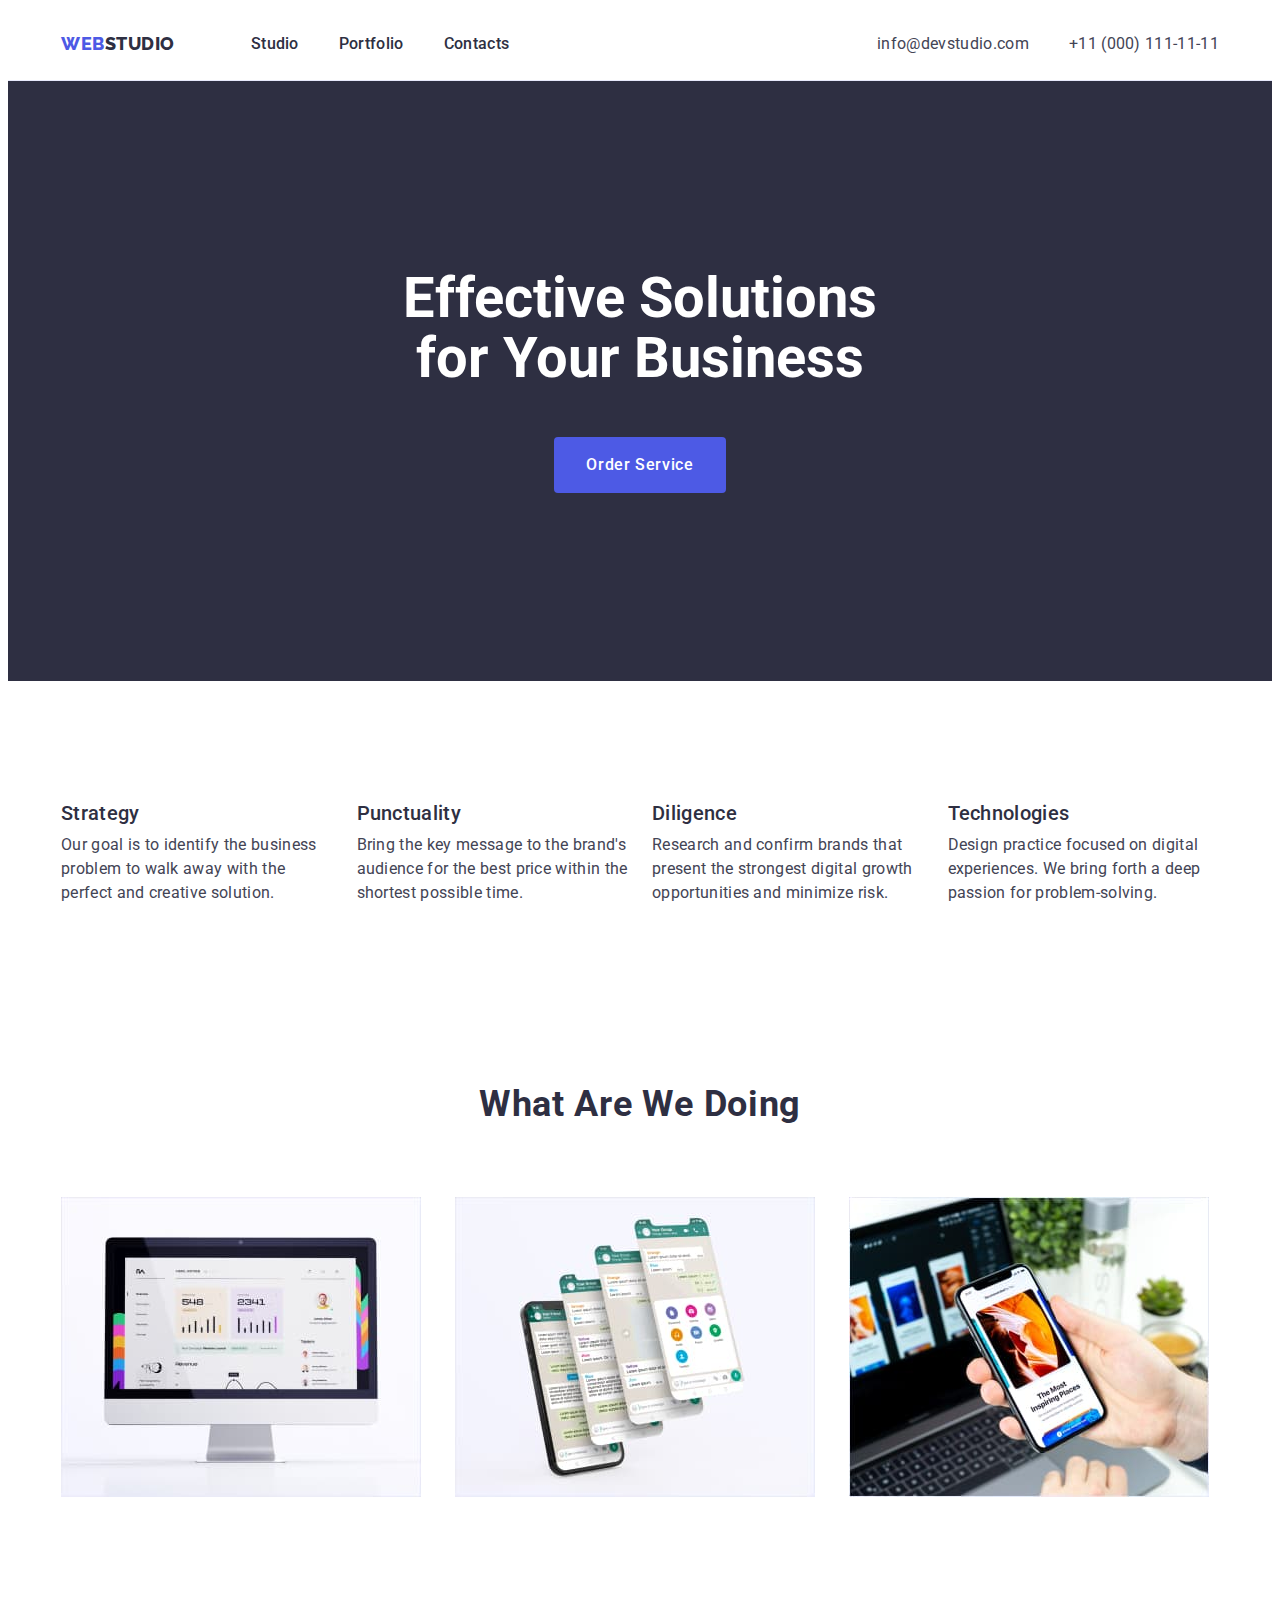
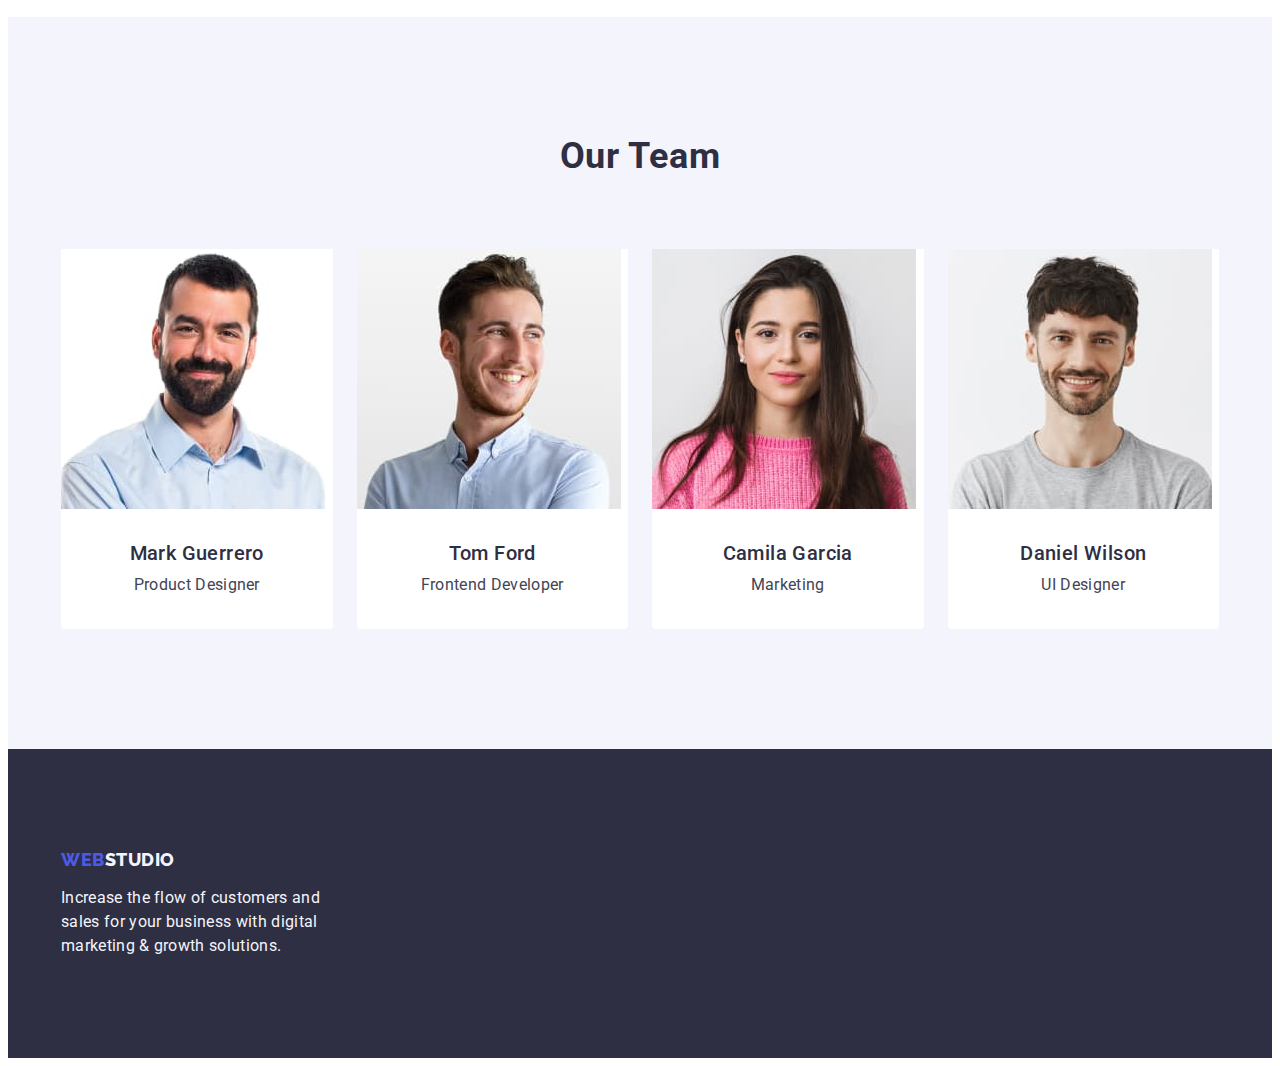
<file: index.html>
<!DOCTYPE html>
<html lang="en">
<head>
    <meta charset="UTF-8">
    <meta name="viewport" content="width=device-width, initial-scale=1.0">
    <title>Document</title>
    <link rel="preconnect" href="https://fonts.googleapis.com">
    <link rel="preconnect" href="https://fonts.gstatic.com" crossorigin>
    <link href="https://fonts.googleapis.com/css2?family=Raleway:wght@800&family=Roboto:wght@400;500;700;900&display=swap"
        rel="stylesheet">
    <link rel="stylesheet" href="https://cdnjs.cloudflare.com/ajax/libs/modern-normalize/2.0.0/modern-normalize.min.css"
        integrity="sha512-4xo8blKMVCiXpTaLzQSLSw3KFOVPWhm/TRtuPVc4WG6kUgjH6J03IBuG7JZPkcWMxJ5huwaBpOpnwYElP/m6wg=="
        crossorigin="anonymous" referrerpolicy="no-referrer" />
    <link rel="stylesheet" href="./css/styles.css" />
</head>
<body>
    <header class="page-header">
        <div class="container page-header-container">
            <nav class="page-navigation">
                <a class="link logo" href="./index.html">Web<span class="span-header">Studio</span></a>
                <ul class="list menu">
                    <li>
                        <a class="link menu-link" href="./index.html">Studio</a>
                    </li>
                    <li>
                        <a class="link menu-link" href="./portfolio.html">Portfolio</a>
                    </li>
                    <li>
                        <a class="link menu-link" href="">Contacts</a>
                    </li>
                </ul>
            </nav>
            <address class="contacts">
                <ul class="list contact-header">
                    <li>
                        <a class="link contacts-list" href="mailto:info@devstudio.com">info@devstudio.com</a>
                    </li>
                    <li>
                        <a class="link contacts-list" href="tel:+110001111111">+11 (000) 111-11-11</a>
                    </li>
                </ul>
            </address>
        </div>
    </header>

    <main>
        <section class="section hero-image">
            <div class="container hero-container">
                <h1 class="hero-title">Effective Solutions for Your Business</h1>
                <button class="cta-button" type="button">Order Service</button>
            </div>
        </section>

        <section class="section advantages-section section">
            <div class="container advantages-container">
                <h2 class="visually-hidden">Advantages</h2>
                <ul class="list advantages-list">
                    <li class="advantages-list-item">
                        <h3 class="advantage-title">Strategy</h3>
                        <p class="advantage-description">
                            Our goal is to identify the business problem to walk away with the perfect and creative solution.
                        </p>
                    </li>
                    <li class="advantages-list-item">
                        <h3 class="advantage-title">Punctuality</h3>
                        <p class="advantage-description">
                            Bring the key message to the brand's audience for the best price within the shortest possible time.
                        </p>
                    </li>
                    <li class="advantages-list-item">
                        <h3 class="advantage-title">Diligence</h3>
                        <p class="advantage-description">
                            Research and confirm brands that present the strongest digital growth opportunities and minimize risk.
                        </p>
                    </li>
                    <li class="advantages-list-item">
                        <h3 class="advantage-title">Technologies</h3>
                        <p class="advantage-description">
                            Design practice focused on digital experiences. We bring forth a deep passion for problem-solving.
                        </p>
                    </li>
                </ul>
            </div>
        </section>

        <section class="section we-doing-section section">
            <div class="container">
                <h2 class="we-doing-title title">What are we doing</h2>
                    <ul class="list we-doing-list">
                        <li class="we-doing-list-item">
                            <img src="./images/img-1.jpg" alt="The computer that displays the web page" width="360"/>
                        </li>
                        <li class="we-doing-list-item">
                            <img src="./images/img-2.jpg" alt="The phone that displays the mobile app" width="360"/>
                        </li>
                        <li class="we-doing-list-item">
                            <img src="./images/img-3.jpg" alt="Testing a mobile app on a phone" width="360"/>
                        </li>
                    </ul>
            </div>
        </section>

        <section class="section our-team-section section">
            <div class="container">
                <h2 class="our-team-title title">Our Team</h2>
                    <ul class="list team-list">
                        <li class="employee-list-item">
                            <img src="./images/our-team-1.jpg" alt="Mark Guerrero our product designer" width="264" />
                            <div class="employee-container">
                                <h3 class="employee-name">Mark Guerrero</h3>
                                <p class="employee-position">Product Designer</p>
                            </div>
                        </li>
                        <li class="employee-list-item">
                            <img src="./images/our-team-2.jpg" alt="Tom Ford our frontend developer" width="264" />
                            <div class="employee-container">
                                <h3 class="employee-name">Tom Ford</h3>
                                <p class="employee-position">Frontend Developer</p>
                            </div>
                        </li>
                        <li class="employee-list-item">
                            <img src="./images/our-team-3.jpg" alt="Camila Garcia our marketing manager" width="264" />
                            <div class="employee-container">
                                <h3 class="employee-name">Camila Garcia</h3>
                                <p class="employee-position">Marketing</p>
                            </div>
                        </li>
                        <li class="employee-list-item">
                            <img src="./images/our-team-4.jpg" alt="Daniel Wilson our UI designer" width="264" />
                            <div class="employee-container">
                                <h3 class="employee-name">Daniel Wilson</h3>
                                <p class="employee-position">UI Designer</p>
                            </div>
                        </li>
                    </ul>
            </div>
        </section>
    </main>
    <footer class="footer">
        <div class="container">
            <a class="link logo logo-footer" href="./index.html">Web<span class="span-footer">Studio</span></a>
            <p class="footer-text">
                Increase the flow of customers and sales for your business with digital marketing & growth solutions.
            </p>
        </div>
    </footer>
</body>
</html>
</file>
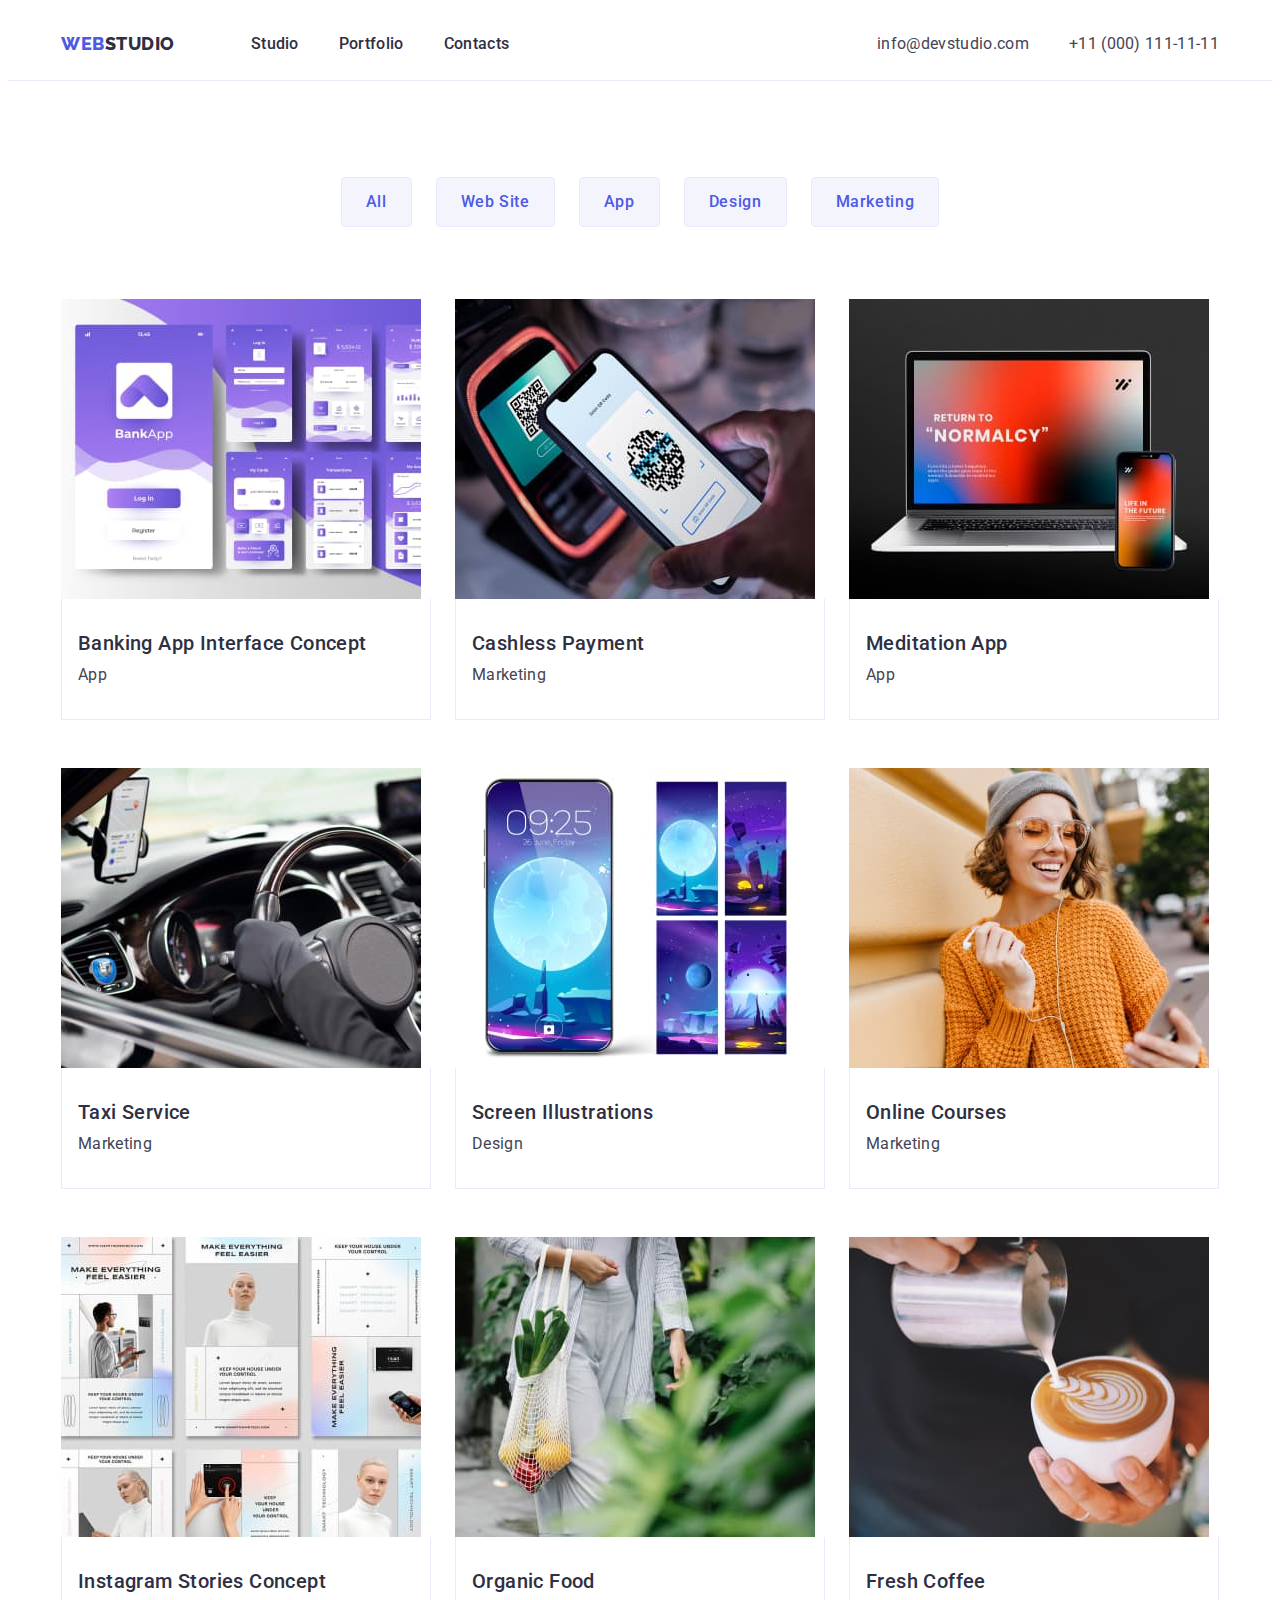
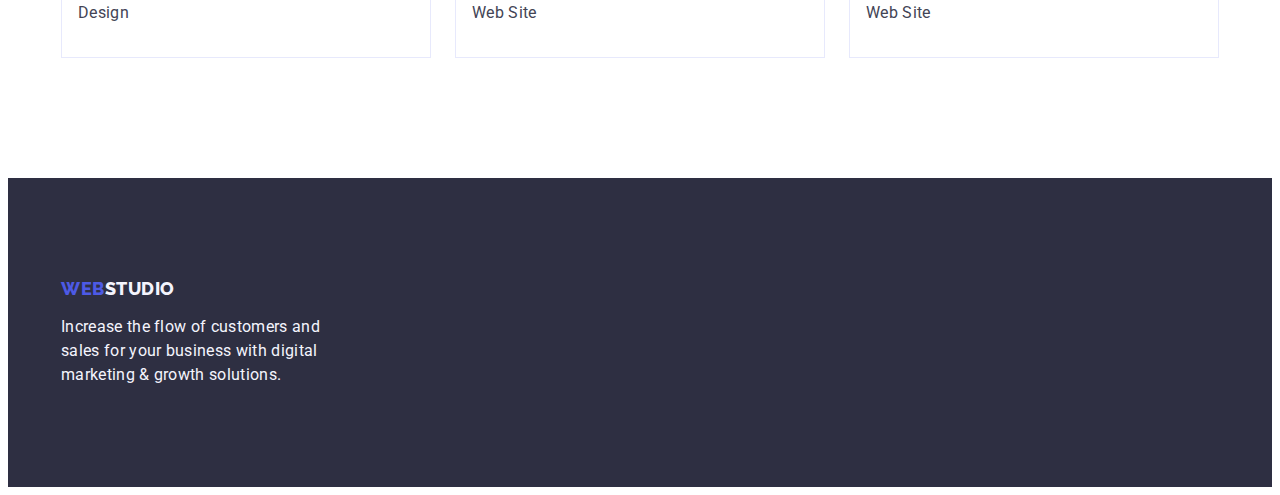
<file: portfolio.html>
<!DOCTYPE html>
<html lang="en">
<head>
    <meta charset="UTF-8">
    <meta name="viewport" content="width=device-width, initial-scale=1.0">
    <title>Document</title>
    <link rel="preconnect" href="https://fonts.googleapis.com">
    <link rel="preconnect" href="https://fonts.gstatic.com" crossorigin>
    <link href="https://fonts.googleapis.com/css2?family=Raleway:wght@800&family=Roboto:wght@400;500;700;900&display=swap"
        rel="stylesheet">
    <link rel="stylesheet" href="https://cdnjs.cloudflare.com/ajax/libs/modern-normalize/2.0.0/modern-normalize.min.css"
            integrity="sha512-4xo8blKMVCiXpTaLzQSLSw3KFOVPWhm/TRtuPVc4WG6kUgjH6J03IBuG7JZPkcWMxJ5huwaBpOpnwYElP/m6wg=="
            crossorigin="anonymous" referrerpolicy="no-referrer" />
    <link rel="stylesheet" href="./css/styles.css" />
</head>
<body>
    <header class="page-header">
        <div class="container page-header-container">
            <nav class="page-navigation">
                <a class="link logo" href="./index.html">Web<span class="span-header">Studio</span></a>
                <ul class="list menu">
                    <li>
                        <a class="link menu-link" href="./index.html">Studio</a>
                    </li>
                    <li>
                        <a class="link menu-link" href="./portfolio.html">Portfolio</a>
                    </li>
                    <li>
                        <a class="link menu-link" href="">Contacts</a>
                    </li>
                </ul>
            </nav>
            <address class="contacts">
                <ul class="list contact-header">
                    <li>
                        <a class="link contacts-list" href="mailto:info@devstudio.com">info@devstudio.com</a>
                    </li>
                    <li>
                        <a class="link contacts-list" href="tel:+110001111111">+11 (000) 111-11-11</a>
                    </li>
                </ul>
            </address>
        </div>
    </header>

    <main>
        <section class="section portfolio section">
            <div class="container">
                <h1 class="visually-hidden">Our portfolio</h1>
                <ul class="list filter">
                    <li>
                        <button class="filter-button" type="button">All</button>
                    </li>
                    <li>
                        <button class="filter-button" type="button">Web Site</button>
                    </li>
                    <li>
                        <button class="filter-button" type="button">App</button>
                    </li>
                    <li>
                        <button class="filter-button" type="button">Design</button>
                    </li>
                    <li>
                        <button class="filter-button" type="button">Marketing</button>
                    </li>
                </ul>
                <ul class="list portfolio-list">
                    <li class="list portfolio-list-item">
                        <a class="link" href="">
                            <img src="./images/portfolio/banking-app-interface-concept.jpg" alt="Bank App Screens" width="360" />
                            <div class="portfolio-list-item-container">
                                <h2 class="projects-title">Banking App Interface Concept</h2>
                                <p class="projects-category">App</p>
                            </div>
                        </a>
                    </li>
                    <li class="list portfolio-list-item">
                        <a class="link" href="">
                            <img src="./images/portfolio/cashless-payment.jpg" alt="Pay with the app" width="360" />
                            <div class="portfolio-list-item-container">
                                <h2 class="projects-title">Cashless Payment</h2>
                                <p class="projects-category">Marketing</p>
                            </div>
                        </a>
                    </li>
                    <li class="list portfolio-list-item">
                        <a class="link" href="">
                            <img src="./images/portfolio/meditation-app.jpg" alt="Laptop and phone with meditation app" width="360" />
                            <div class="portfolio-list-item-container">
                                <h2 class="projects-title">Meditation App</h2>
                                <p class="projects-category">App</p>
                            </div>
                        </a>
                    </li>
                    <li class="list portfolio-list-item">
                        <a class="link" href="">
                            <img src="./images/portfolio/taxi-service.jpg" alt="The taxi driver uses the application" width="360" />
                            <div class="portfolio-list-item-container">
                                <h2 class="projects-title">Taxi Service</h2>
                                <p class="projects-category">Marketing</p>
                            </div>
                        </a>
                    </li>
                    <li class="list portfolio-list-item">
                        <a class="link" href="">
                            <img src="./images/portfolio/screen-illustrations.jpg" alt="Night city illustration" width="360" />
                            <div class="portfolio-list-item-container">
                                <h2 class="projects-title">Screen Illustrations</h2>
                                <p class="projects-category">Design</p>
                            </div>
                        </a>
                    </li>
                    <li class="list portfolio-list-item">
                        <a class="link" href="">
                            <img src="./images/portfolio/online-courses.jpg" alt="Girl looking at the phone" width="360" />
                            <div class="portfolio-list-item-container">
                                <h2 class="projects-title">Online Courses</h2>
                                <p class="projects-category">Marketing</p>
                            </div>
                        </a>
                    </li>
                    <li class="list portfolio-list-item">
                        <a class="link" href="">
                            <img src="./images/portfolio/instagram-stories-concept.jpg" alt="Instagram page design" width="360" />
                            <div class="portfolio-list-item-container">
                                <h2 class="projects-title">Instagram Stories Concept</h2>
                                <p class="projects-category">Design</p>
                            </div>
                        </a>
                    </li>
                    <li class="list portfolio-list-item">
                        <a class="link" href="">
                            <img src="./images/portfolio/organic-food.jpg" alt="Girl carries fresh fruits and vegetables" width="360" />
                            <div class="portfolio-list-item-container">
                                <h2 class="projects-title">Organic Food</h2>
                                <p class="projects-category">Web Site</p>
                            </div>
                        </a>
                    </li>
                    <li class="list portfolio-list-item">
                        <a class="link" href="">
                            <img src="./images/portfolio/fresh-coffee.jpg" alt="Barista makes coffee" width="360" />
                            <div class="portfolio-list-item-container">
                                <h2 class="projects-title">Fresh Coffee</h2>
                                <p class="projects-category">Web Site</p>
                            </div>
                        </a>
                    </li>
                </ul>
            </div>
        </section>
    </main>

    <footer class="footer">
        <div class="container">
            <a class="link logo logo-footer" href="./index.html">Web<span class="span-footer">Studio</span></a>
            <p class="footer-text">
                Increase the flow of customers and sales for your business with digital marketing & growth solutions.
            </p>
        </div>
    </footer>
</body>
</html>
</file>
<file: css/styles.css>
/* ================ VARIABLES ================*/
:root {
    --primary-brand-color: #4D5AE5;
    --pressed-state-color: #404BBF;
    --primary-dark-color: #2E2F42;
    --primary-light-color: #F4F4FD;
    --primary-white-color: #ffffff;
    --success-color: #31D0AA;
    --text-color: #434455;
    --subtle-text-color: #8E8F99;
    --accent-color: #E7E9FC;
    --modal-background-color: #FCFCFC;
    --primary-font: 'Roboto', sans-serif;
    --logo-font: 'Raleway', sans-serif;
}

/* ================ COMMON STYLES ================*/

.container {
    width: 1158px;
    margin-left: auto;
    margin-right: auto;
    padding-left: 15px;
    padding-right: 15px;
}

h1,
h2,
h3,
h4,
h5,
h6,
p {
    margin-top: 0;
    margin-bottom: 0;
}

ul,
ol {
    padding-left: 0;
    margin-top: 0;
    margin-bottom: 0;
}

img {
    display: block;
}

button {
    cursor: pointer;
}

.list {
    list-style-type: none;
}

.link {
    text-decoration: none;
    color: var(--primary-dark-color);
}

.link:active,
.link:hover,
.link:focus {
    color: var(--pressed-state-color);
}

body {
    color: var(--text-color);
    font-family: var(--primary-font);
    background-color: var(--primary-white-color);
}

.list li{
    font-size: 16px;
    line-height: 1.5;
    letter-spacing: 0.02em;
}

.visually-hidden {
    position: absolute;
    width: 1px;
    height: 1px;
    margin: -1px;
    border: 0;
    padding: 0;
    white-space: nowrap;
    clip-path: inset(100%);
    clip: rect(0 0 0 0);
    overflow: hidden;
}

.section {
    padding-top: 60px;
    padding-bottom: 60px;
}

/* ================ PAGE HEADER ================*/

.page-header {
    border-bottom: 1px solid var(--accent-color);
}

.page-header-container {
    display: flex;
    justify-content: space-between;
}

.page-navigation {
    display: flex;
    align-items: center;
}

.contacts-list {
    color: var(--text-color);
    padding: 24px 0;
    display: block;
}

.logo {
    margin-right: 76px;
}

a.logo {
    font-family: var(--logo-font);
    font-weight: 800;
    font-size: 18px;
    letter-spacing: 0.03em;
    line-height: 1.17;
    text-transform: uppercase;
    color: var(--primary-brand-color);
}

.span-header {
    color: var(--primary-dark-color);
}

.menu {
    display: flex;
    gap: 40px;
}

.menu-link {
    padding: 24px 0;
    display: block;
}

ul.menu {
    font-size: 24px;
    font-weight: 500;
}

.contacts {
    font-style: normal;
}

.contact-header {
    display: flex;
    gap: 40px;
}

/* ================ MAIN PAGE ================*/

.hero-image {
    padding: 188px 0;
}
.hero-image {
    background-color: var(--primary-dark-color);
}

.title {
    letter-spacing: 0.02em;
    margin-bottom: 72px;
}

.hero-title {
    font-size: 56px;
    line-height: 1.07;
    text-align: center;
    color: var(--primary-white-color);
    margin-bottom: 48px;
    max-width: 496px;
    display: block;
    margin-left: auto;
    margin-right: auto;
}

.cta-button {
    background-color: var(--primary-brand-color);
    font-family: var(--primary-font);
    font-weight: 500;
    font-size: 16px;
    line-height: 1.5;
    letter-spacing: 0.04em;
    color: var(--primary-white-color);
    padding: 16px 32px;
    display: block;
    margin-left: auto;
    margin-right: auto;
    border: 0;
    border-radius: 4px;
    min-width: 169px;
}

.cta-button:hover,
.cta-button:focus {
    background-color: var(--pressed-state-color);
}

.advantages-section {
    padding: 120px 0;
}

.advantages-container {
    display: flex;
    justify-content: space-between;
}

.advantages-list {
    display: flex;
    align-items: center;
    gap: 24px;
}

.advantages-list-item {
    flex-basis: calc((100% - 3 * 24px) / 4);
}

.advantage-title {
    font-weight: 500;
    font-size: 20px;
    line-height: 1.2;
    color: var(--primary-dark-color);
    margin-bottom: 8px;
}

.advantage-description {
    font-size: 16px;
    line-height: 1.5;
    letter-spacing: 0.02em;
    color: var(--text-color);
}

.we-doing-section {
    padding-bottom: 120px;
}

.we-doing-list {
    display: flex;
    align-items: center;
    gap: 24px;
}

.we-doing-list-item {
    flex-basis: calc((100% - 3 * 16px) / 3);
}

.we-doing-title {
    font-size: 36px;
    line-height: 1.11;
    text-align: center;
    letter-spacing: 0.02em;
    text-transform: capitalize;
    color: var(--primary-dark-color);
}

.our-team-section {
    background-color: var(--primary-light-color);
    padding-top: 120px;
    padding-bottom: 120px;
}

.team-list {
    display: flex;
    gap: 24px;
}

.employee-list-item {
    width: calc((100% - 72px) / 4);
    background-color: var(--primary-white-color);
    border-radius: 0px 0px 4px 4px;
}

.our-team-title {
    font-size: 36px;
    line-height: 1.11;
    text-align: center;
    letter-spacing: 0.02em;
    text-transform: capitalize;
    color: var(--primary-dark-color);
}

.employee-container {
    padding: 32px 0;
}

.employee-name {
    font-weight: 500;
    font-size: 20px;
    line-height: 1.2;
    letter-spacing: 0.02em;
    color: var(--primary-dark-color);
    margin-bottom: 8px;
    text-align: center;
}

.employee-position {
    font-size: 16px;
    letter-spacing: 0.02em;
    color: var(--text-color);
    text-align: center;
}

/* ================ PORTFOLIO PAGE ================*/

.portfolio {
    padding-top: 96px;
    padding-bottom: 120px;
}

.filter {
    display: flex;
    gap: 24px;
    justify-content: center;
    margin-bottom: 72px;
}

.filter-button {
    font-family: var(--primary-font);
    font-weight: 500;
    font-size: 16px;
    line-height: 1.5;
    letter-spacing: 0.04em;
    color: var(--primary-brand-color);
    background-color: var(--primary-light-color);
    padding: 12px 24px;
    border: 1px solid var(--accent-color);
    border-radius: 4px;
}

.filter-button:hover,
.filter-button:focus {
    background-color: var(--pressed-state-color);
    color: var(--primary-white-color);
    border: 1px solid transparent;
}

.portfolio-list {
    display: flex;
    flex-wrap: wrap;
    column-gap: 24px;
    row-gap: 48px;
}

.portfolio-list-item {
    flex-basis: calc((100% - 2 * 24px) / 3);
}

.span-header {
    color: var(--primary-dark-color);
}

.portfolio-list-item-container {
    padding: 32px 16px;
    padding-top: 32px;
    padding-left: 16px;
    border: 1px solid var(--accent-color);
    border-top: none;
}

.projects-title {
    font-size: 20px;
    font-weight: 500;
    line-height: 1.2;
    letter-spacing: 0.02em;
    color: var(--primary-dark-color);
    margin-bottom: 8px;
}

.projects-category {
    font-size: 16px;
    line-height: 1.5;
    letter-spacing: 0.02em;
    color: var(--text-color);
}

/* ================ PAGE FOOTER ================*/

.logo-footer {
    display: inline-block;
    margin-bottom: 16px;
}
.span-footer {
    color: var(--primary-light-color);
}

footer {
    background-color: var(--primary-dark-color);
    padding-top: 100px;
    padding-bottom: 100px;
}

.footer-text {
    color: var(--primary-light-color);
    letter-spacing: 0.02em;
    line-height: 1.5;
    width: 264px;
}
</file>
